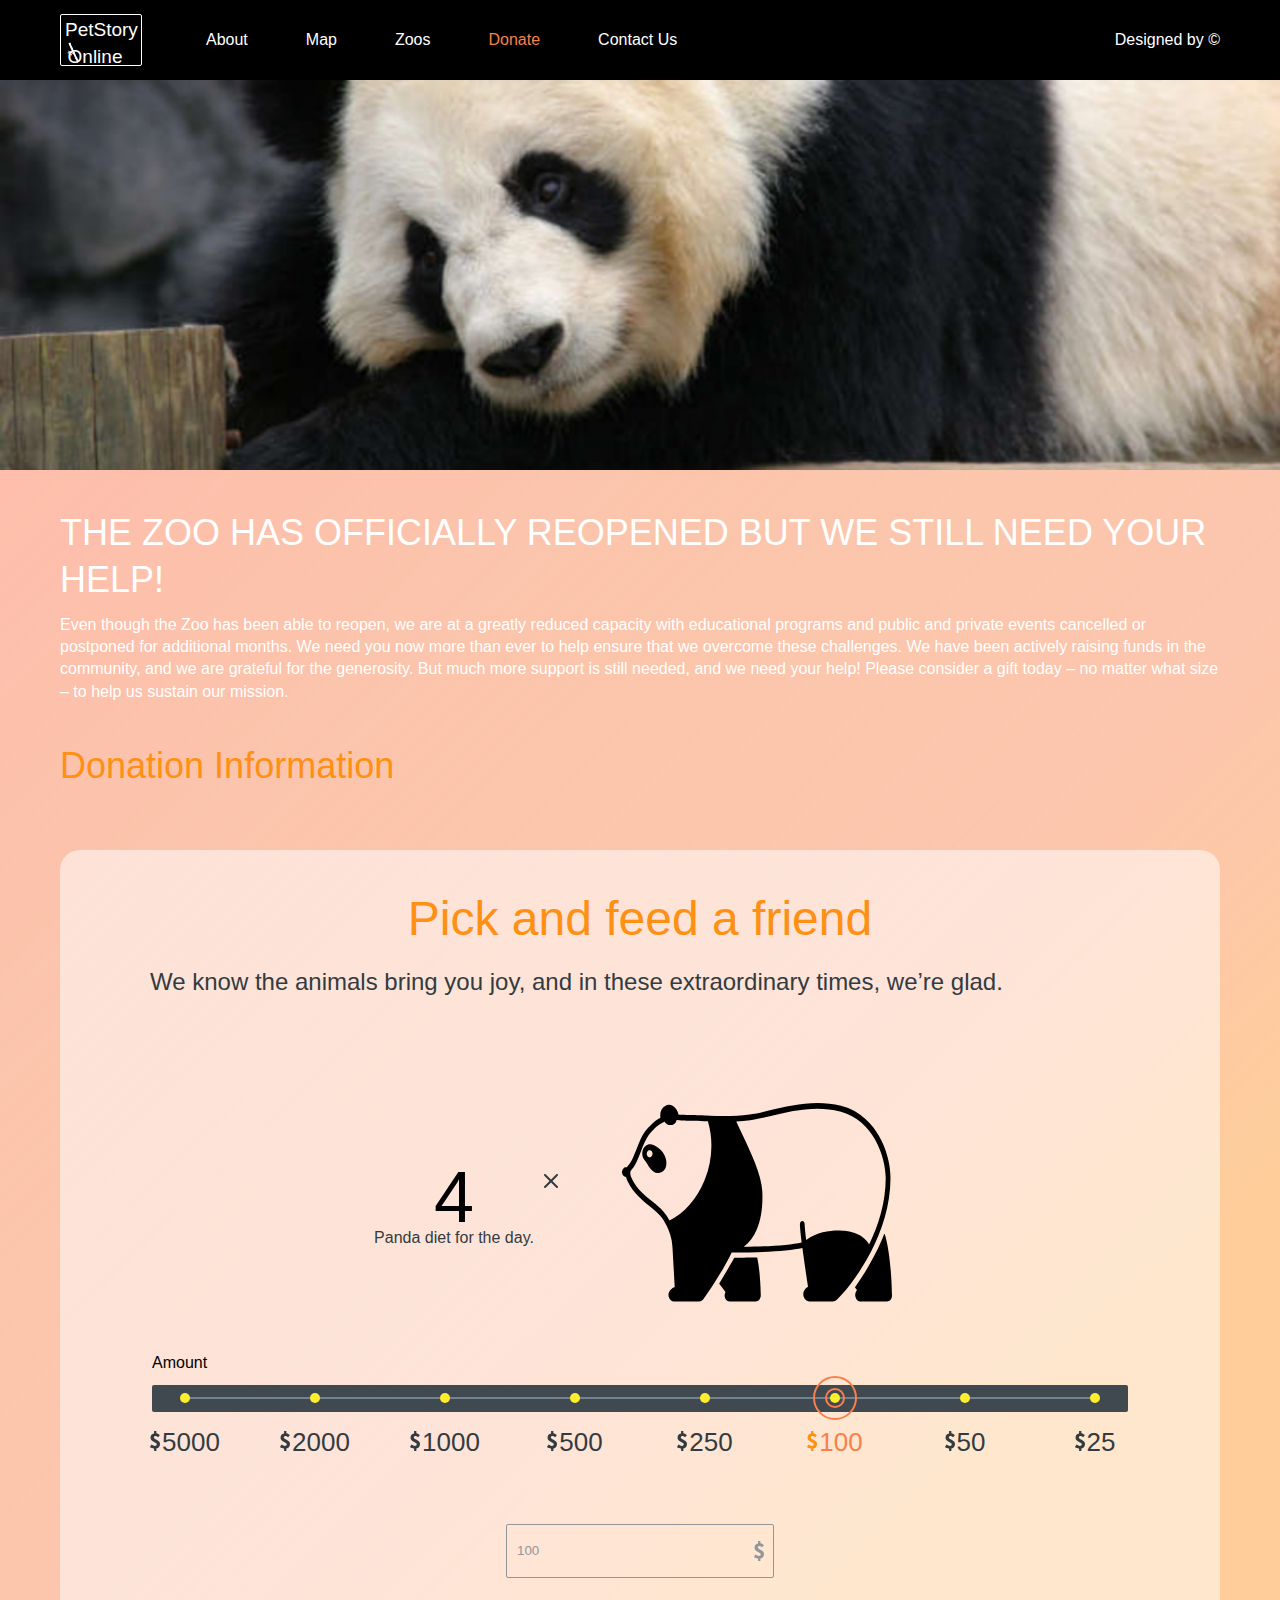
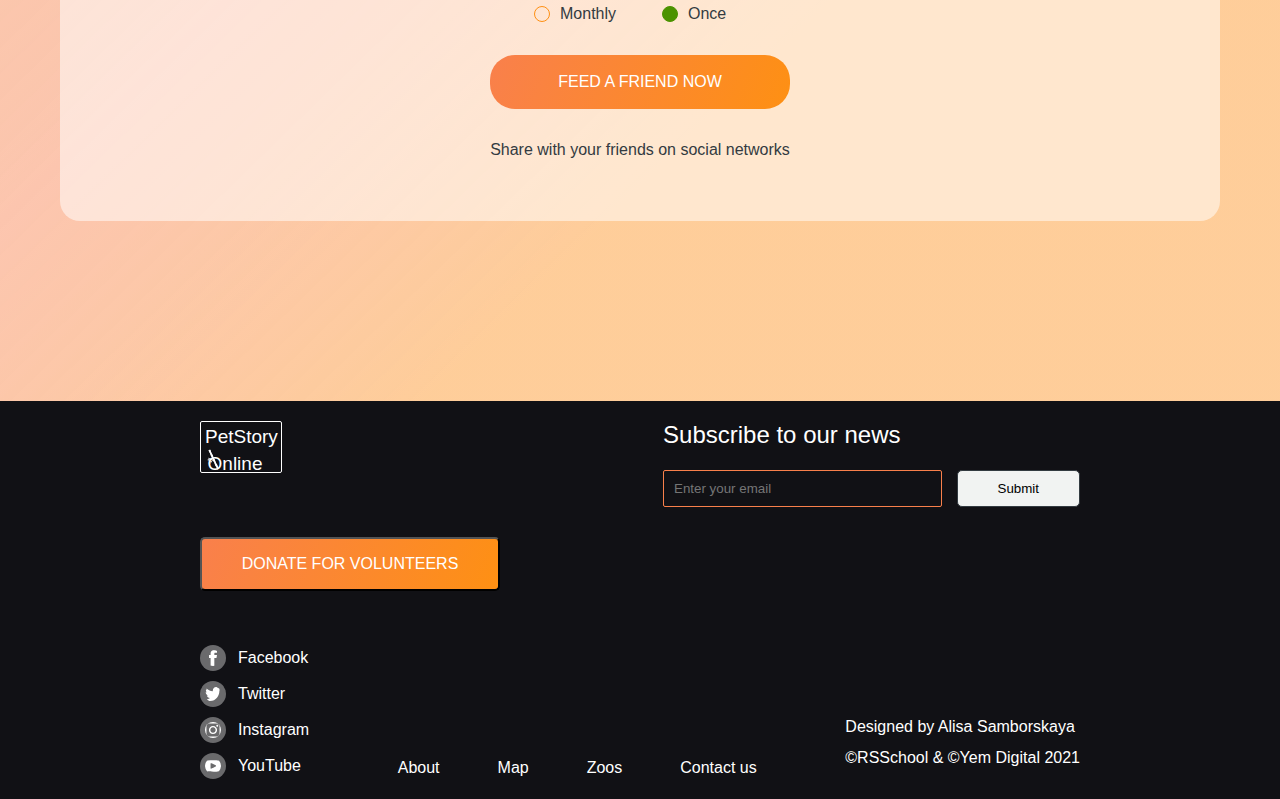
<file: pages/donate/index.html>
<!DOCTYPE html>
<html lang="en">
<head>
    <meta charset="UTF-8">
    <meta http-equiv="X-UA-Compatible" content="IE=edge">
    <meta name="viewport" content="width=device-width, initial-scale=1.0">
    <meta name="description" content="Web Project Challenge by RS School. JS Frontend development course.">
    <meta name="keywords" content="HTML, CSS, JavaScript">
    <meta name="author" content="Ievgeniia Abdulina">
    <title>Online-zoo</title>
    <link rel="stylesheet" type="text/css" href="style.css">
    <link rel="stylesheet" href="https://cdnjs.cloudflare.com/ajax/libs/font-awesome/4.7.0/css/font-awesome.min.css">
    <link rel="stylesheet" href="https://fonts.googleapis.com/css2?family=Material+Symbols+Outlined:opsz,wght,FILL,GRAD@20..48,100..700,0..1,-50..200" />
</head>
<body>
    <!-- HEADER -->
    <header id="header">
        <div class="container">
            <div id="top-nav" class="navigation-wrapper topnav">
                <div id="top-logo" class="logo sm-logo">
                    <a href="../main/">
                        <h1 id="top-petstory" class="petstory">PetStory Online</h1>
                    </a>
                </div>
                <a id="top-icon-menu" href="javascript:void(0);" class="icon-menu" onclick="showTopNav()">
                    <i class="fa fa-bars"></i>
                </a>
                <nav class="navigation-bar">
                    <ul>
                        <li class="nav-link" value="about"><a href="../main/">About</a></li>
                        <li class="nav-link" value="map"><a href="#">Map</a></li>
                        <li class="nav-link" value="zoos"><a href="#">Zoos</a></li>
                        <li class="nav-link current" value="donate"><a href="../donate/">Donate</a></li>
                        <li class="nav-link" value="contact"><a href="#contact">Contact Us</a></li>
                    </ul>
                </nav>
            </div>
            <div class="design-author">
                <a href="https://www.figma.com/file/jfEFwkXVj1WRq7sUHDr8os/PetStory-online" target="_blank" rel="noopener">Designed by ©</a>
            </div>
        </div>
    </header>
    <ul id="menu-links">
        <li class="nav-link" value="about"><a class="topnav-link" href="../main/">About</a></li>
        <li class="nav-link" value="map"><a class="topnav-link" href="#">Map</a></li>
        <li class="nav-link" value="zoos"><a class="topnav-link" href="#">Zoos</a></li>
        <li class="nav-link current" value="donate"><a class="topnav-link" href="../donate/">Donate</a></li>
        <li class="nav-link" value="contact"><a class="topnav-link" href="#contact">Contact Us</a></li>
        <li><a class="topnav-link" href="https://www.figma.com/file/jfEFwkXVj1WRq7sUHDr8os/PetStory-online" target="_blank" rel="noopener">Designed by ©</a></li>
    </ul>
    <div class="top-menu-overlay"></div>
    <main>
        <!-- BANNER BLOCK -->
        <section class="banner-block"></section>
        <!-- DONATION INFORMATION BLOCK -->
        <section class="feed">
            <div class="container">
                <div class="feed-text">
                    <h3>THE ZOO HAS OFFICIALLY REOPENED BUT WE STILL NEED YOUR HELP!</h3>
                    <p>Even though the Zoo has been able to reopen, we are at a greatly reduced capacity with educational programs and public and private events cancelled or postponed for additional months. We need you now more than ever to help ensure that we overcome these challenges. We have been actively raising funds in the community, and we are grateful for the generosity.  But much more support is still needed, and we need your help! Please consider a gift today – no matter what size – to help us sustain our mission.</p>
                    <h3>Donation Information</h3>
                </div>
                <div class="feed-donation-info">
                    <h2>Pick and feed a friend</h2>
                    <p class="subtitle">We know the animals bring you joy, and in these extraordinary times, we’re glad.</p>
                    <div class="feed-count-wrap">
                        <div class="feed-count-content">
                            <div>4</div>
                            <p>Panda diet for the day.</p>
                        </div>
                        <div class="ic-wrap">
                            <img src="../../assets/icons/x_icon.svg" alt="x icon">
                        </div>
                        <img class="animals-widget" src="../../assets/images/animals-widget.svg" alt="animal image">
                    </div>
                    <div class="feed-range-container">
                        <p>Amount</p>
                        <form action="" class="feed-range">
                            <div class="feed-range-line"></div>
                            <ul class="feed-range-dot-container">
                                <li id="range-5000" class="feed-range-dot">
                                    <div class="range-control" for="range">
                                        <input id="range#5000" class="yellow-dot" type="radio" name="range" value="5000">
                                        <label for="range#5000" class="range-value">
                                            <div class="range-dollar-ic"></div>
                                            <p class="label-range">5000</p>
                                        </label>
                                    </div>
                                </li>
                                <li id="range-2000" class="feed-range-dot">
                                    <div class="range-control" for="range">
                                        <input id="range#2000" class="yellow-dot" type="radio" name="range" value="2000">
                                        <label for="range#2000" class="range-value">
                                            <div class="range-dollar-ic"></div>
                                            <p class="label-range">2000</p>
                                        </label>
                                    </div>
                                </li>
                                <li id="range-1000" class="feed-range-dot">
                                    <div class="range-control" for="range">
                                        <input id="range#1000" class="yellow-dot" type="radio" name="range" value="1000">
                                        <label for="range#1000" class="range-value">
                                            <div class="range-dollar-ic"></div>
                                            <p class="label-range">1000</p>
                                        </label>
                                    </div>
                                </li>
                                <li aria-live="range-500" class="feed-range-dot">
                                    <div class="range-control" for="range">
                                        <input id="range#500" class="yellow-dot" type="radio" name="range" value="500">
                                        <label for="range#500" class="range-value">
                                            <div class="range-dollar-ic"></div>
                                            <p class="label-range">500</p>
                                        </label>
                                    </div>
                                </li>
                                <li id="range-250" class="feed-range-dot">
                                    <div class="range-control" for="range">
                                        <input id="range#250" class="yellow-dot" type="radio" name="range" value="250">
                                        <label for="range#250" class="range-value">
                                            <div class="range-dollar-ic"></div>
                                            <p class="label-range">250</p>
                                        </label>
                                    </div>
                                </li>
                                <li id="range-100" class="feed-range-dot">
                                    <div class="range-control" for="range">
                                        <input id="range#100" class="yellow-dot" type="radio" name="range" value="100">
                                        <label for="range#100" class="range-value">
                                            <div class="range-dollar-ic"></div>
                                            <p class="label-range">100</p>
                                        </label>
                                    </div>
                                </li>
                                <li id="range-50" class="feed-range-dot">
                                    <div class="range-control" for="range">
                                        <input id="range#50" class="yellow-dot" type="radio" name="range" value="50">
                                        <label for="range#50" class="range-value">
                                            <div class="range-dollar-ic"></div>
                                            <p class="label-range">50</p>
                                        </label>
                                    </div>
                                </li>
                                <li id="range-25" class="feed-range-dot">
                                    <div class="range-control" for="range">
                                        <input id="range#25" class="yellow-dot" type="radio" name="range" value="25">
                                        <label for="range#25" class="range-value">
                                            <div class="range-dollar-ic"></div>
                                            <p class="label-range">25</p>
                                        </label>
                                    </div>
                                </li>
                            </ul>
                        </form>
                    </div>
                    <div class="another-amount">
                        <form action="">
                            <input id="amount-input" type="number" class="another-amount-input" placeholder="Another amount" min="1" max="9999" maxlength="4" oninput="limitInputChar(this)">
                        </form>
                        <img class="dollar-ic" src="../../assets/icons/dollar-ic-2.svg" alt="dollar icon">
                    </div>
                    <form class="monthly-once">
                        <div class="payment">
                            <input type="radio" name="payment" id="monthly" value="Monthly">
                            <label for="monthly">Monthly</label>
                        </div>
                        <div class="payment">
                            <input type="radio" name="payment" id="once" value="once" checked>
                            <label for="once">Once</label>
                        </div>
                    </form>
                    <button class="btn rounded"  type="button">Feed a friend now</button>
                    <p class="share">Share with your friends on social networks</p>
                </div>
            </div>
        </section>
    </main>
    <!-- FOOTER -->
    <footer id="contact">
        <div class="container">
            <div class="subscribe-wrapper">
                <div id="sm-social-media" class="social-media">
                    <nav class="social-media-links">
                        <ul>
                            <li><a class="social-media-icon" href="https://www.facebook.com/" target="_blank">
                                <img src="../../assets/icons/facebook-ic.svg" alt="facebook icon">
                            </a></li>
                            <li><a class="social-media-icon" href="https://twitter.com/" target="_blank">
                                <img src="../../assets/icons/twitter-ic.svg" alt="Twitter icon"></a></li>
                            <li><a class="social-media-icon" href="https://www.instagram.com/" target="_blank">
                                <img src="../../assets/icons/instagram-ic.svg" alt="Instagram icon"></a></li>
                            <li><a class="social-media-icon" href="https://www.youtube.com/" target="_blank">
                                <img src="../../assets/icons/youtube-ic.svg" alt="YouTube icon"></a></li>
                        </ul>
                    </nav>
                </div>
                <div class="subscribe-row">
                    <div class="logo">
                        <a href="../../pages/main/index.html">
                            <div class="petstory">PetStory Online</div>
                        </a>
                    </div>
                    <form class="subscribe">
                        <label for="email">Subscribe to our news</label>
                        <div class="input-wrapper">
                            <input type="email" id="email" size="30" required placeholder="Enter your email">
                            <input id="submit" type="submit" value="Submit">
                        </div>
                    </form>
                </div>
                <a href="../donate/index.html"><button class="btn square" type="button">donate for volunteers</button></a>
            </div>
            <div class="links-wrapper">
                <div id="lg-social-media" class="social-media">
                    <nav class="social-media-links">
                        <ul>
                            <li><a class="social-media-icon" href="https://www.facebook.com/" target="_blank">
                                <img src="../../assets/icons/facebook-ic.svg" alt="facebook icon">Facebook
                            </a></li>
                            <li><a class="social-media-icon" href="https://twitter.com/" target="_blank">
                                <img src="../../assets/icons/twitter-ic.svg" alt="Twitter icon">Twitter</a></li>
                            <li><a class="social-media-icon" href="https://www.instagram.com/" target="_blank">
                                <img src="../../assets/icons/instagram-ic.svg" alt="Instagram icon">Instagram</a></li>
                            <li><a class="social-media-icon" href="https://www.youtube.com/" target="_blank">
                                <img src="../../assets/icons/youtube-ic.svg" alt="YouTube icon">YouTube</a></li>
                        </ul>
                    </nav>
                </div>
                <div class="nav-bar">
                    <nav>
                        <ul>
                            <li class="nav-link" value="about"><a href="../../pages/main/index.html">About</a></li>
                            <li class="nav-link" value="map"><a href="#map">Map</a></li>
                            <li class="nav-link" value="zoos"><a href="#zoos">Zoos</a></li>
                            <li class="nav-link" value="contact"><a href="#contact">Contact us</a></li>
                        </ul>
                    </nav>
                </div>
                <div class="attribution">
                    <a><p>Designed by Alisa Samborskaya</p></a>
                    <a><p>©RSSchool & ©Yem Digital 2021</p></a>
                </div>
            </div>
        </div>
    </footer>
    <script src="script.js"></script>
</body>
</html>
</file>
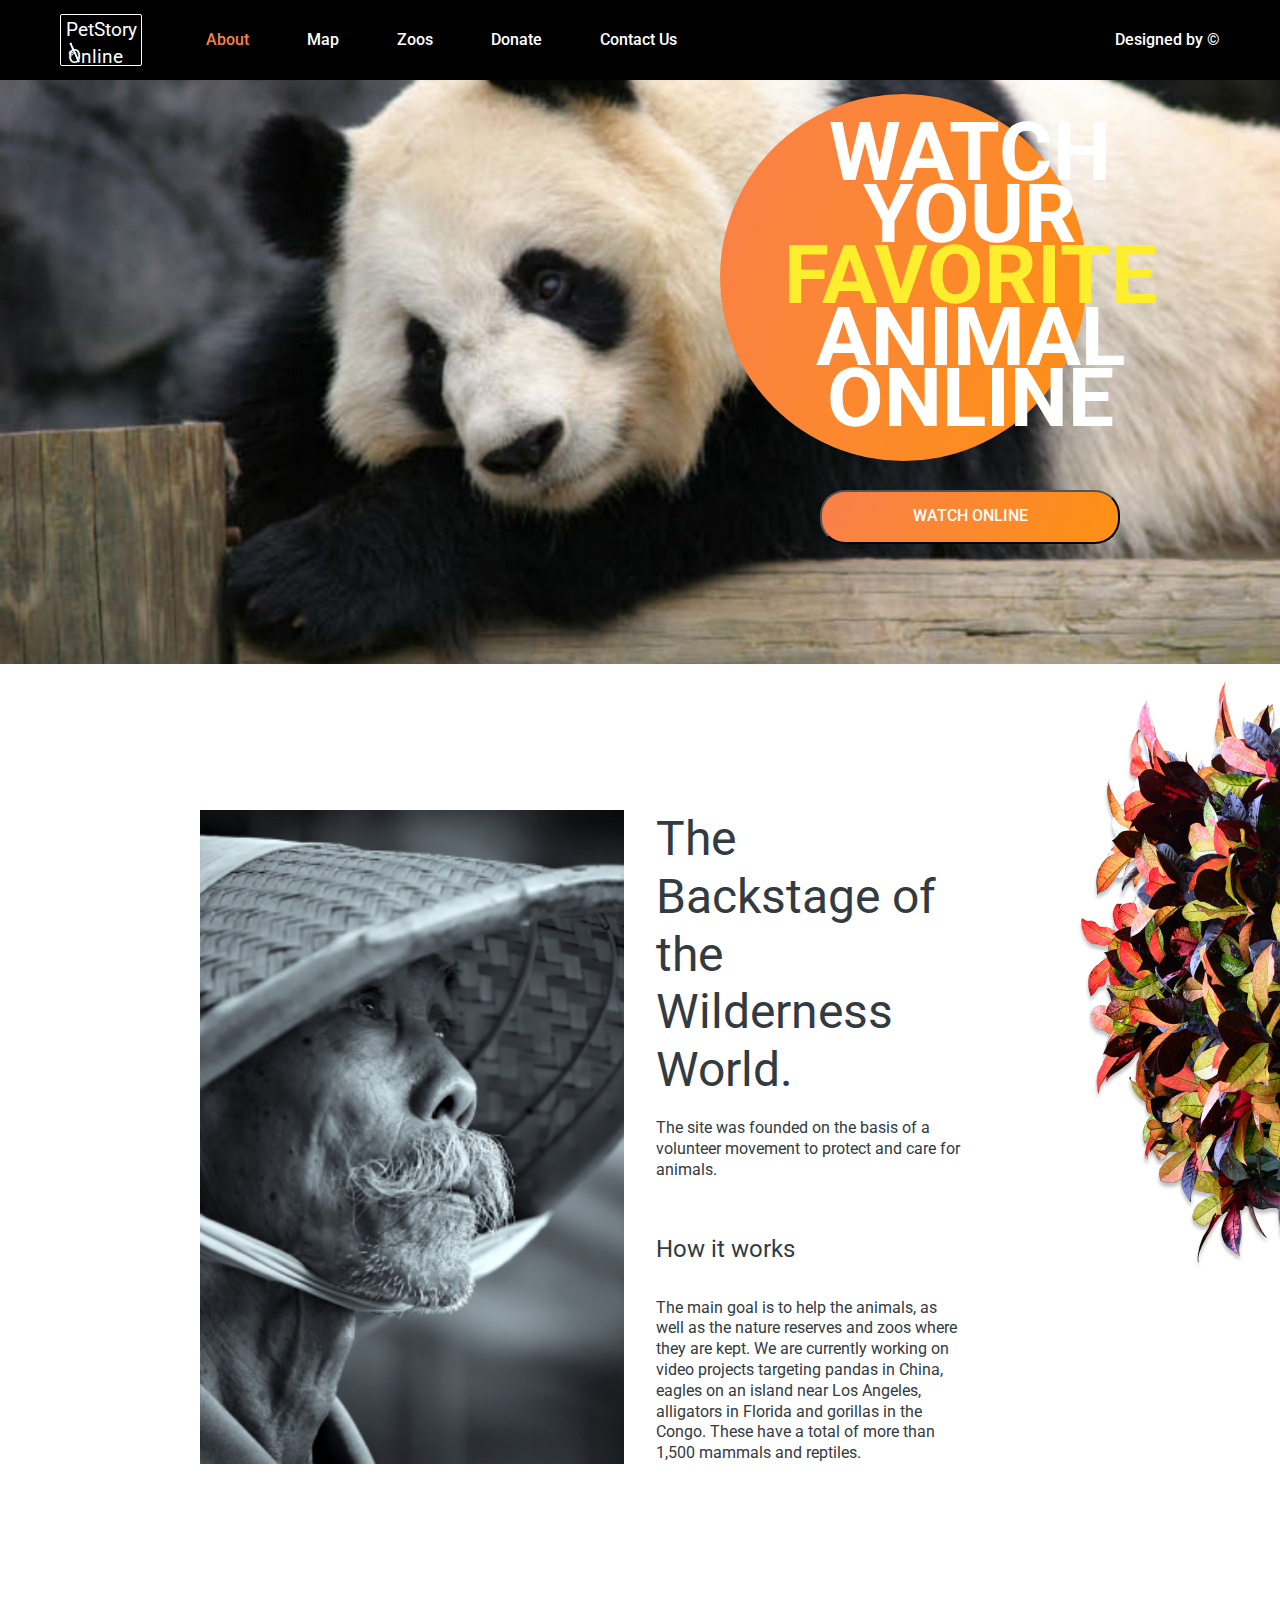
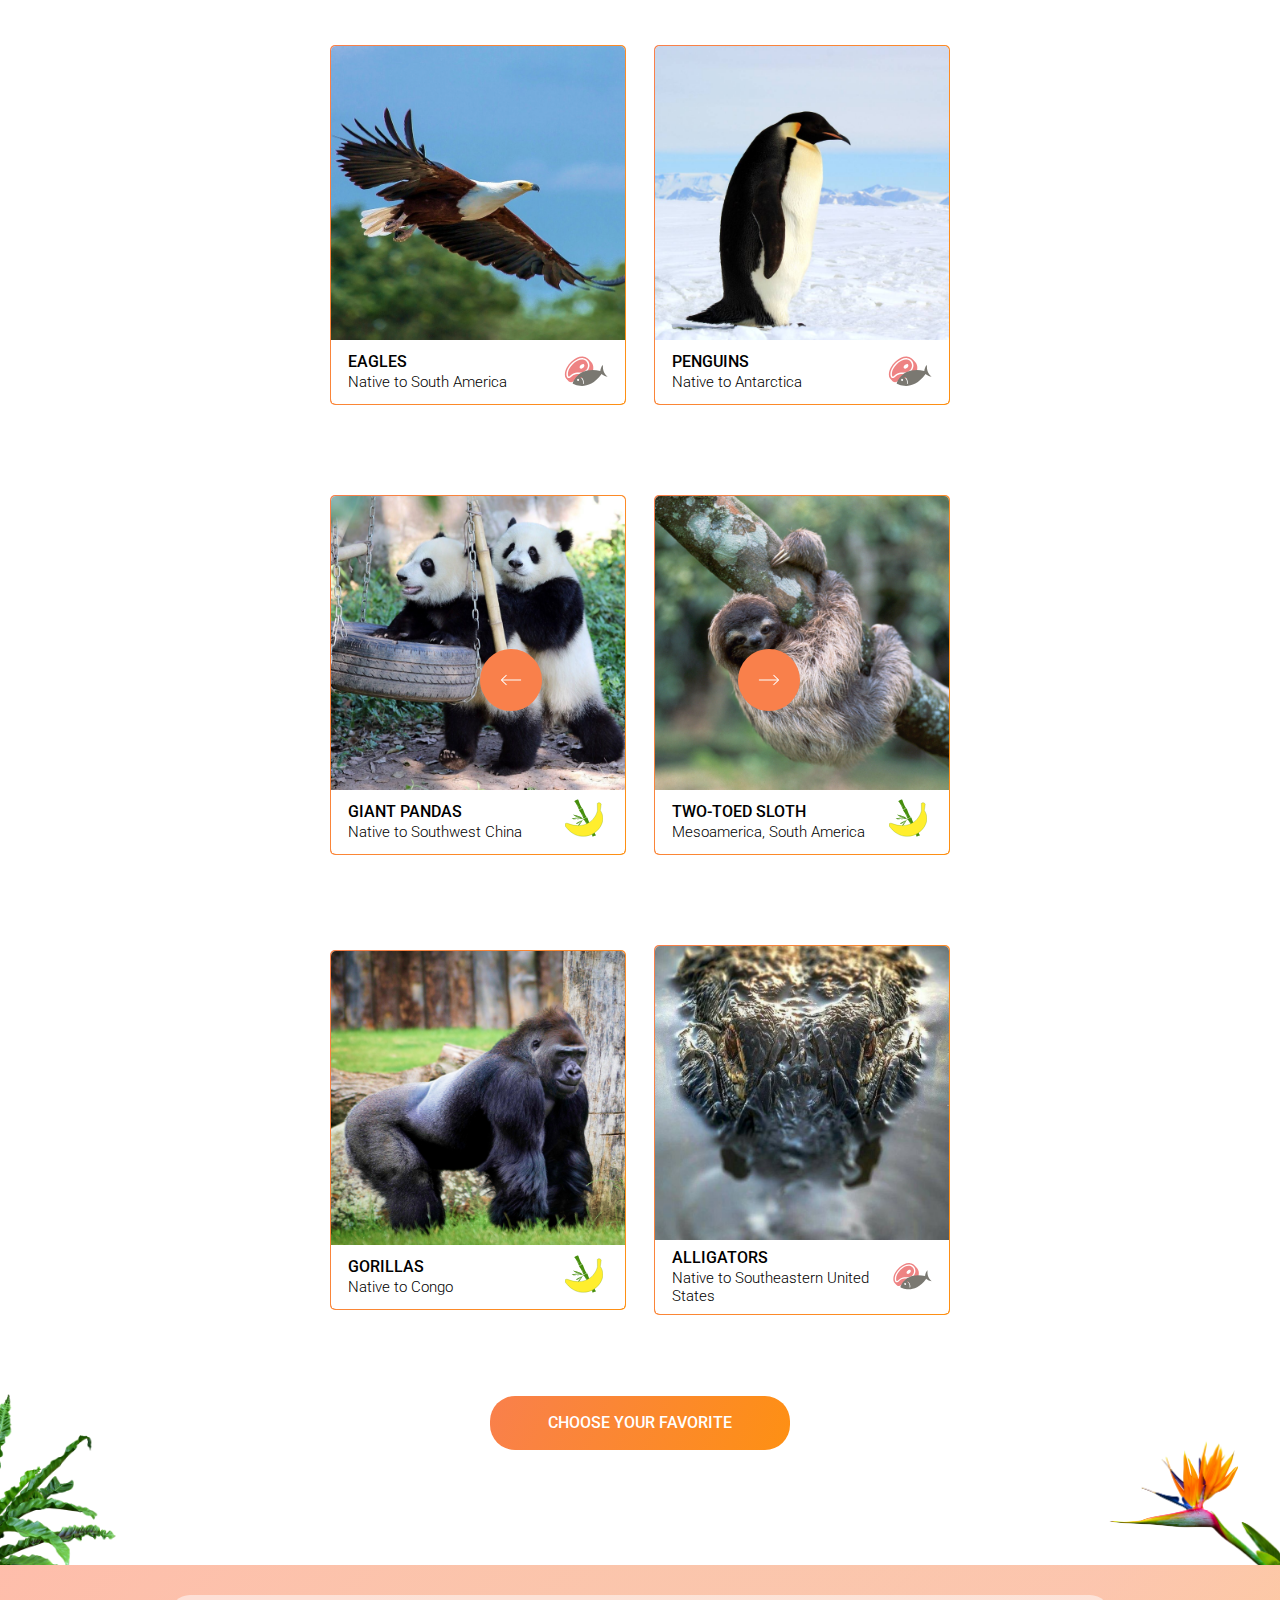
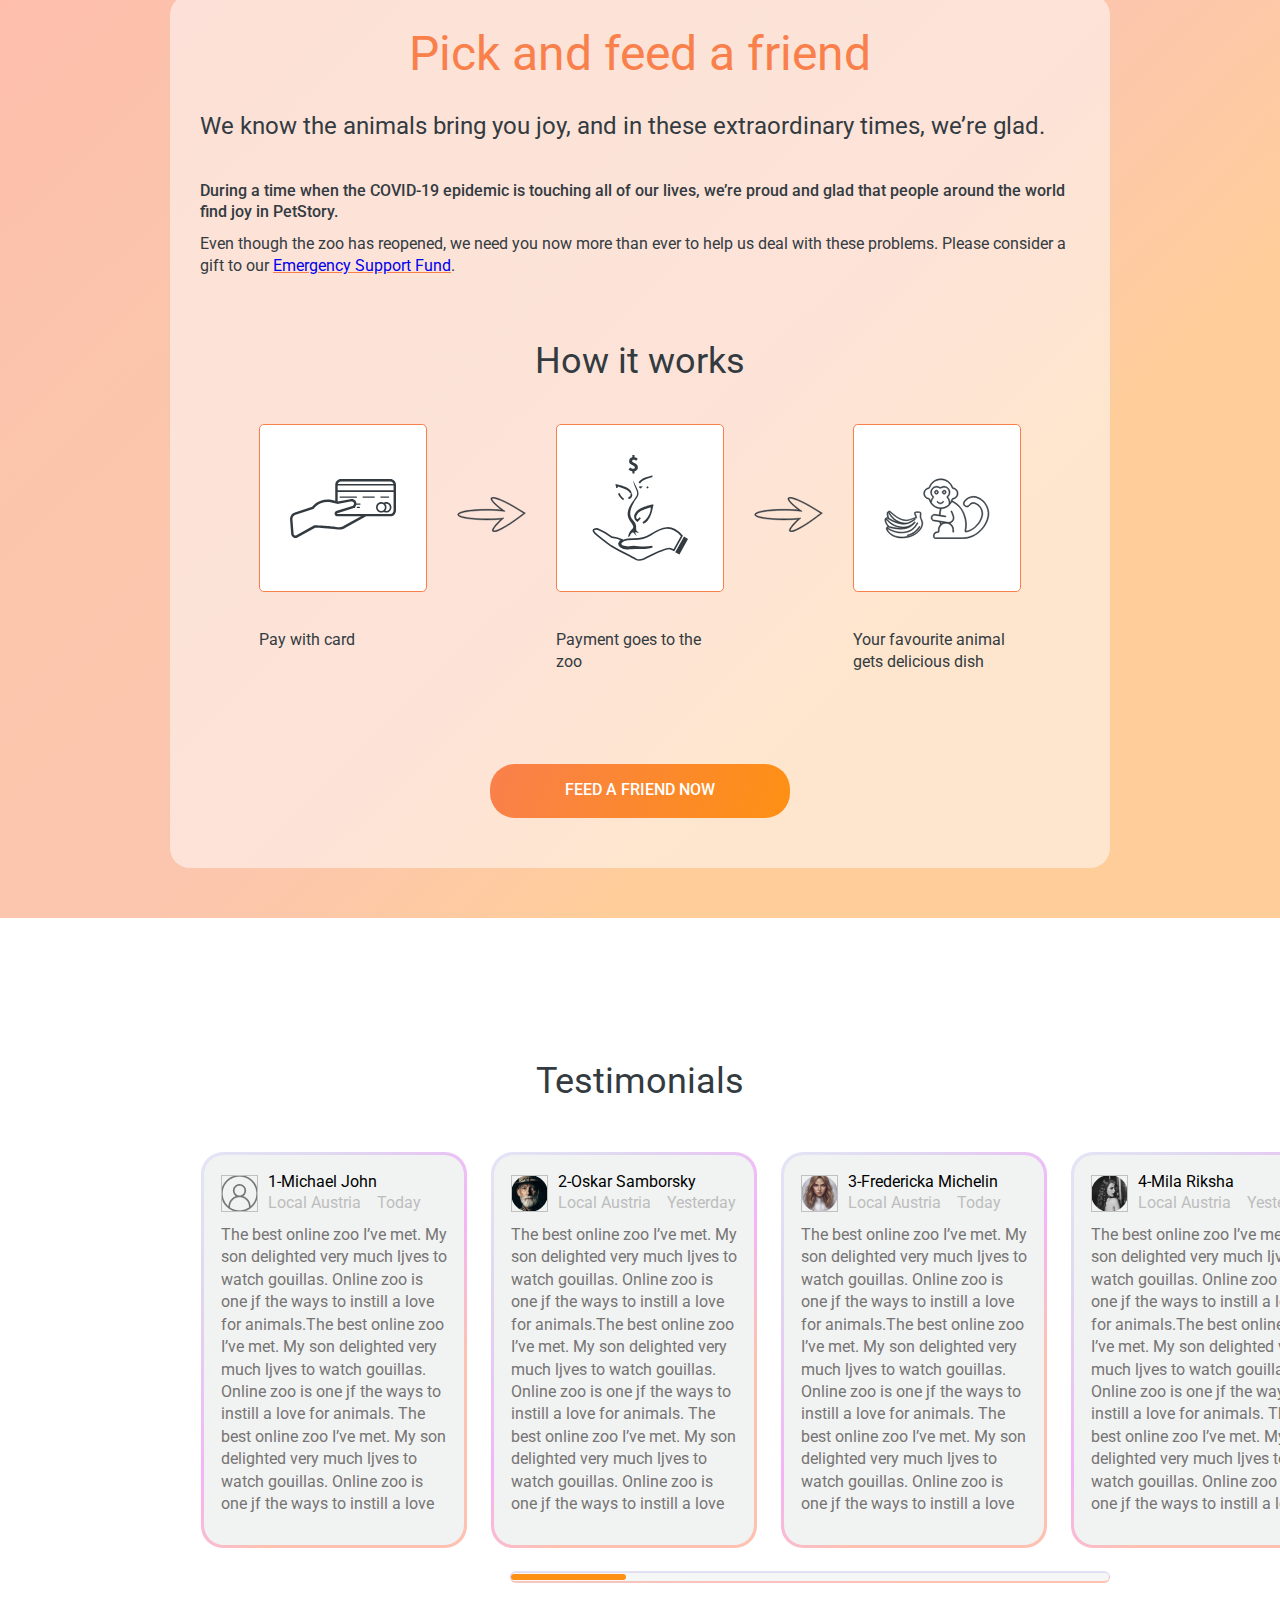
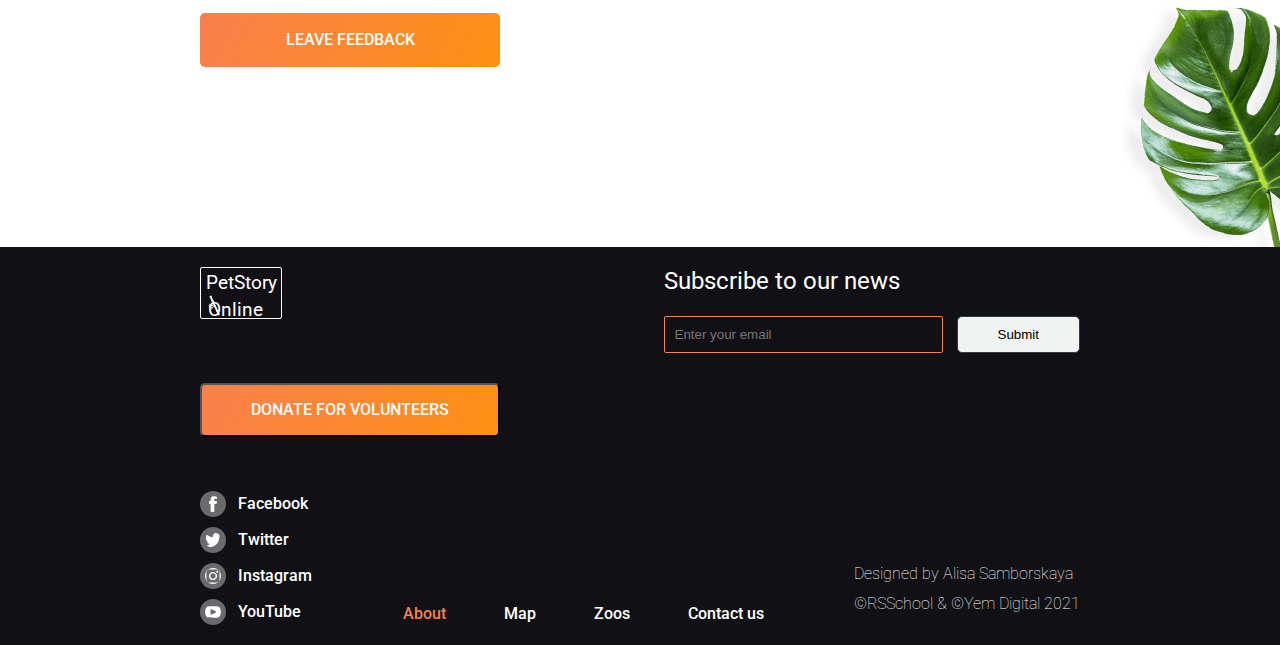
<file: pages/main/index.html>
<!DOCTYPE html>
<html lang="en">
<head>
    <meta charset="UTF-8">
    <meta http-equiv="X-UA-Compatible" content="IE=edge">
    <meta name="viewport" content="width=device-width, initial-scale=1.0">
    <meta name="description" content="Web Project Challenge by RS School. JS Frontend development course.">
    <meta name="keywords" content="HTML, CSS, JavaScript">
    <meta name="author" content="Ievgeniia Abdulina">
    <title>Online-zoo</title>
    <link rel="stylesheet" type="text/css" href="style.css">
    <link rel="stylesheet" href="https://cdnjs.cloudflare.com/ajax/libs/font-awesome/4.7.0/css/font-awesome.min.css">
    <link rel="stylesheet" href="https://fonts.googleapis.com/css2?family=Material+Symbols+Outlined:opsz,wght,FILL,GRAD@20..48,100..700,0..1,-50..200" />
</head>
<body>
    <!-- HEADER -->
    <header id="header">
        <div class="container">
            <div id="top-nav" class="navigation-wrapper topnav">
                <div id="top-logo" class="logo sm-logo">
                    <a href="../main/">
                        <h1 id="top-petstory" class="petstory">PetStory Online</h1>
                    </a>
                </div>
                <a id="top-icon-menu" href="javascript:void(0);" class="icon-menu" onclick="showTopNav()">
                    <i class="fa fa-bars"></i>
                </a>
                <nav class="navigation-bar">
                    <ul>
                        <li class="nav-link current" value="about"><a href="../main/">About</a></li>
                        <li class="nav-link" value="map"><a href="#">Map</a></li>
                        <li class="nav-link" value="zoos"><a href="#">Zoos</a></li>
                        <li class="nav-link" value="donate"><a href="../donate/">Donate</a></li>
                        <li class="nav-link" value="contact"><a href="#contact">Contact Us</a></li>
                    </ul>
                </nav>
            </div>
            <div class="design-author">
                <a href="https://www.figma.com/file/jfEFwkXVj1WRq7sUHDr8os/PetStory-online" target="_blank" rel="noopener">Designed by ©</a>
            </div>
        </div>
    </header>
    <ul id="menu-links">
        <li class="nav-link current" value="about"><a class="topnav-link" href="../main/">About</a></li>
        <li class="nav-link" value="map"><a class="topnav-link" href="#">Map</a></li>
        <li class="nav-link" value="zoos"><a class="topnav-link" href="#">Zoos</a></li>
        <li class="nav-link" value="donate"><a class="topnav-link" href="../donate/">Donate</a></li>
        <li class="nav-link" value="contact"><a class="topnav-link" href="#contact">Contact Us</a></li>
        <li><a class="topnav-link" href="https://www.figma.com/file/jfEFwkXVj1WRq7sUHDr8os/PetStory-online" target="_blank" rel="noopener">Designed by ©</a></li>
    </ul>
    <div class="top-menu-overlay"></div>
    <main>
        <!-- BANNER BLOCK -->
        <div class="banner block">
            <div class="container">
                <div class="banner-content">
                    <h2 class="banner-title">Watch your <span>favorite</span> animal online</h2>
                    <a><button class="btn rounded" type="button">Watch online</button></a>
                </div>
            </div>
            <img src="../../assets/images/giant-panda.png" alt="Giant Panda image">
        </div>
        <!-- BACKSTAGE BLOCK -->
        <div class="backstage block">
            <img class="backstage-decoration" src="../../assets/images/flower_foto1.png" alt="flower image">
            <div class="container">
                <div class="backstage-content">
                    <img src="../../assets/images/bamboo-cap.png" alt="man in bamboo cap" class="backstage-img">
                    <div class="backstage-text">
                        <h2>The Backstage of the Wilderness World.</h2>
                        <p>The site was founded on the basis of a volunteer movement to protect and care for animals.</p>
                        <p class="subtitle">How it works </p>
                        <p>The main goal is to help the animals, as well as the nature reserves and zoos where they are kept. We are currently working on video projects targeting pandas in China, eagles on an island near Los Angeles, alligators in Florida and gorillas in the Congo. These have a total of more than 1,500 mammals and reptiles.</p>
                    </div>
                </div>
            </div>
        </div>
        <!-- PETS BLOCK -->
        <div class="pets block">
            <div id="pets-container" class="container">
                <div class="arrows">
                    <div class="arrow_elips prev"></div>
                    <div class="arrow_elips next"></div>
                </div>
                <div class="card-grid slideshow-container">
                </div>
            </div>
            <button class="btn rounded" type="button">choose your favorite</button>
            <img class="pets-decoration left" src="../../assets/images/palm_foto.png" alt="palm image">
            <img class="pets-decoration right" src="../../assets/images/strelitzia1.png" alt="strelitzia image">
        </div>
        <!-- PICK AND FEED BLOCK -->
        <div class="pick-and-feed block">
            <div class="container">
                <div class="content">
                    <h2>Pick and feed a friend</h2>
                    <p>We know the animals bring you joy, and in these extraordinary times, we’re glad.</p>
                    <p>During a time when the COVID-19 epidemic is touching all of our lives, we’re proud and glad that people around the world find joy in PetStory.</p>
                    <p>Even though the zoo has reopened, we need you now more than ever to help us deal with these problems. Please consider a gift to our <a href="../donate/index.html" target="_blank">Emergency Support Fund</a>.</p>
                </div>
                <div class="how-it-works">
                    <h3>How it works</h3>
                    <div class="wrapper">
                        <figure>
                            <img src="../../assets/icons/pay.svg" alt="pay icon">
                            <figcaption>Pay with card</figcaption>
                        </figure>
                        <div class="arrow-right"></div>
                        <figure>
                            <img src="../../assets/icons/zoo.svg" alt="zoo icon">
                            <figcaption>Payment goes to the zoo</figcaption>
                        </figure>
                        <div class="arrow-right"></div>
                        <figure>
                            <img src="../../assets/icons/monkey.svg" alt="monkey icon">
                            <figcaption>Your favourite animal gets delicious dish</figcaption>
                        </figure>
                    </div>
                    <a href="../donate/index.html"><button class="btn rounded" type="button">Feed a friend now</button></a>
                </div>
            </div>
        </div>
        <!-- TESTIMONIALS BLOCK -->
        <div id="modal-overlay" class="modal-overlay">
            <div id="modal" class="pop-up"></div>
        </div>
        <div class="testimonials block">
            <div class="container">
                <h3>Testimonials</h3>
                <div class="text-block-container">
                    <div class="text-block-wrapper">
                        <div class="text-block"></div>
                    </div>
                    <input type="range">
                    <button class="btn square" type="button">leave feedback</button>
                </div>
            </div>
            <img class="testimonials-decoration" src="../../assets/images/leav_foto.png" alt="leav image">
        </div>
    </main>
    <!-- FOOTER -->
    <footer id="contact">
        <div class="container">
            <div class="subscribe-wrapper">
                <div id="sm-social-media" class="social-media">
                    <nav class="social-media-links">
                        <ul>
                            <li><a class="social-media-icon" href="https://www.facebook.com/" target="_blank">
                                <img src="../../assets/icons/facebook-ic.svg" alt="facebook icon">
                            </a></li>
                            <li><a class="social-media-icon" href="https://twitter.com/" target="_blank">
                                <img src="../../assets/icons/twitter-ic.svg" alt="Twitter icon"></a></li>
                            <li><a class="social-media-icon" href="https://www.instagram.com/" target="_blank">
                                <img src="../../assets/icons/instagram-ic.svg" alt="Instagram icon"></a></li>
                            <li><a class="social-media-icon" href="https://www.youtube.com/" target="_blank">
                                <img src="../../assets/icons/youtube-ic.svg" alt="YouTube icon"></a></li>
                        </ul>
                    </nav>
                </div>
                <div class="subscribe-row">
                    <div class="logo">
                        <a href="../main/">
                            <div class="petstory">PetStory Online</div>
                        </a>
                    </div>
                    <form class="subscribe">
                        <label for="email">Subscribe to our news</label>
                        <div class="input-wrapper">
                            <input type="email" id="email" size="30" required placeholder="Enter your email">
                            <input id="submit" type="submit" value="Submit">
                        </div>
                    </form>
                </div>
                <a href="../donate/index.html"><button class="btn square" type="button">donate for volunteers</button></a>
            </div>
            <div class="links-wrapper">
                <div id="lg-social-media" class="social-media">
                    <nav class="social-media-links">
                        <ul>
                            <li><a class="social-media-icon" href="https://www.facebook.com/" target="_blank">
                                <img src="../../assets/icons/facebook-ic.svg" alt="facebook icon">Facebook
                            </a></li>
                            <li><a class="social-media-icon" href="https://twitter.com/" target="_blank">
                                <img src="../../assets/icons/twitter-ic.svg" alt="Twitter icon">Twitter</a></li>
                            <li><a class="social-media-icon" href="https://www.instagram.com/" target="_blank">
                                <img src="../../assets/icons/instagram-ic.svg" alt="Instagram icon">Instagram</a></li>
                            <li><a class="social-media-icon" href="https://www.youtube.com/" target="_blank">
                                <img src="../../assets/icons/youtube-ic.svg" alt="YouTube icon">YouTube</a></li>
                        </ul>
                    </nav>
                </div>
                <div class="nav-bar">
                    <nav>
                        <ul>
                            <li class="nav-link current" value="about"><a href="../main/">About</a></li>
                            <li class="nav-link" value="map"><a href="#map">Map</a></li>
                            <li class="nav-link" value="zoos"><a href="#zoos">Zoos</a></li>
                            <li class="nav-link" value="contact"><a href="#contact">Contact us</a></li>
                        </ul>
                    </nav>
                </div>
                <div class="attribution">
                    <a><p>Designed by Alisa Samborskaya</p></a>
                    <a><p>©RSSchool & ©Yem Digital 2021</p></a>
                </div>
            </div>
        </div>
    </footer>
    <script src="./script.js"></script>
</body>
</html>
</file>
<file: pages/donate/style.css>
/*-------------------------------------------------
    [Donate Page Stylesheet]

    Project:    Online-Zoo Web Project
    Version:    1.0.0
    Challenge:  RS School
    Coded:      Ievgeniia Abdulina
    Date:       05-11-2022
-------------------------------------------------*/
/*-------------------------------------------------
    ==== File Structure  ====
         * Variables
        * Body
        * Typography
        * Components Buttons
        * Header
        * Footer
        * Banner block
        * Donation Information block
            - Feed Count
            - Feed Range
            - Feed Range Values
            - Another Amount
            - Monthly / Once
-------------------------------------------------*/

/*-------------------------------------------------*/
/* Main Stylesheet + Header / Footer  */
/* @import url(../main/style.css); */
@import url(../../assets/styles/variables.css);
@import url(../../assets/styles/body.css);
@import url(../../assets/styles/typography.css);
@import url(../../assets/styles/components.css);
@import url(../../assets/styles/header.css);
@import url(../../assets/styles/footer.css);

/*------------------------------------------
  [Responsive Grid Media Queries - 1600, 1280, 1000, 640, 320]
        1600-1280   - Non-Retina Screens
        1280-1000   - desktop (default grid)
        1000-640    - tablet landscape
        640-320     - tablet
        320-less    - phone landscape & smaller
--------------------------------------------*/

@import url(../../assets/styles/media/non-retina-screens.css);
@import url(../../assets/styles/media/desktop.css);
@import url(../../assets/styles/media/tablet-landscape.css);
@import url(../../assets/styles/media/tablet.css);
@import url(../../assets/styles/media/phone.css);

body {
    color: #333B41;
}
/*-------------------------------------------------*/

/*-------------------------------------------------*/
/* Banner block */
.banner-block {
    width: 100%;
    height: 390px;
    background-image: url(../../assets/images/giant-panda.png);
    background-size: cover;
    background-position: center;
}
/*-------------------------------------------------*/

/*-------------------------------------------------*/
/* Donation Information block */
.feed {
    width: 100%;
    height: 100%;
    padding-top: 40px;
    background: var(--orange_gradient);

}

.feed .container {
    width: 100%;
    height: 100%;
    position: relative;
    display: flex;
    flex-direction: column;
    align-items: center;
}

.feed-text {
    margin-bottom: 60px;
}

.feed-text h3:nth-child(1) {
    margin-bottom: 10px;
    color: #FFFFFF;
}

.feed-text p {
    font-family: var(--font-family-base);
    font-style: normal;
    font-weight: 500;
    font-size: 16px;
    line-height: 140%;
    color: #FFFFFF;
}

.feed-text h3:nth-child(3) {
    margin-top: 40px;
    color: #FE9013;
}

.feed-donation-info {
    width: 100%;
    height: auto;
    background: rgba(255, 255, 255, 0.52);
    border-radius: 20px;
    padding: 40px 90px 60px;
    margin-bottom: 180px;
    display: flex;
    flex-direction: column;
    align-items: center;
}

.feed-donation-info h2 {
    text-align: center;
    margin-bottom: 20px;
    color: #FE9013;
}

.feed-donation-info .subtitle {
    align-self: flex-start;
    color: #333B41;
}

.feed button[type=button] {
    border: none;
}
/*-------------------------------------------------*/

/*-------------------------------------------------*/
/* Feed Count */
.feed-count-wrap {
    display: flex;
    justify-content: center;
    align-items: center;
    margin-top: 60px;
    margin-bottom: 50px;
}

.feed-count-content {
    padding-top: 60px;
}

.feed-count-content div:nth-child(1) {
    font-family: var(--font-family-base);
    font-style: normal;
    font-weight: 500;
    font-size: 72px;
    line-height: 80%;
    text-align: center;
    text-transform: uppercase;
    color: #000000;
}

.feed-count-content p:nth-child(2) {
    text-align: center;
    color: #333B41;
}

.ic-wrap {
    width: 14px;
    height: 14px;
    margin-left: 10px;
    margin-right: 64px;
}

img.animals-widget {
    width: 284px;
    height: 100%;
}
/*-------------------------------------------------*/

/*-------------------------------------------------*/
/* Feed Range */
.feed-range-container {
    display: flex;
    flex-direction: column;
    justify-content: center;
    margin-bottom: 100px;
}

.feed-range-container p:nth-child(1) {
    color: #000000;
}

.feed-range {
    width: 976px;
    height: 27px;
    margin-top: 10px;
    margin-bottom: 12px;
    display: flex;
    justify-content: center;
    align-items: center;
    border-radius: 2px;
    background: #404950;
}

.feed-range-line {
    width: 915px;
    height: 2px;
    background: #72828E;
}

.feed-range-dot-container {
    display: flex;
    justify-content: space-between;
    align-items: center;
}

.range-control {
    font-family: var(--font-family-base);
    font-style: normal;
    font-weight: 500;
    font-size: 26px;
    line-height: 140%;
    text-transform: uppercase;
    color: #333B41;
    display: flex;
    flex-direction: column;
    align-items: center;
    justify-content: space-between;
    width: 70px;
    height: 72px;
    cursor: pointer;
}

.range-control:focus-within {
    color: var(--orange);
}

.feed-range-dot {
    width: 40px;
    height: 40px;
    display: flex;
    justify-content: center;
    align-items: flex-start;
}

ul.feed-range-dot-container {
    width: 950px;
    height: 20px;
    list-style: none;
    position: absolute;
    display: flex;
    justify-content: space-between;
    align-items: flex-start;
}

input[type=radio] {
    -webkit-appearance: none;
    appearance: none;
    box-sizing: border-box;
    place-content: center;
    margin: 0;
    display: flex;
    justify-content: center;
    align-items: center;
}

input[type=radio][name=range] {
    width: 20px;
    height: 20px;
    border-radius: 50%;
    border: none;
    background: transparent;
    font: inherit;
    color: currentColor;
    cursor: pointer;
}

input[type=radio][name=range]::after {
    content: "";
    position: absolute;
    width: 10px;
    height: 10px;
    border-radius: 50%;
    border: none;
    background: #FFEE2E;
}

input[name=range][name=range]::before {
    content: "";
    position: absolute;
    width: 20px;
    height: 20px;
    border-radius: 50%;
    transform: scale(0);
    border: 2px solid var(--orange);
    outline: 2px solid var(--orange);
    outline-offset: 10px;
    transition: 120ms transform ease-in-out;
}

.range-dollar-ic {
    width: 10px;
    height: 20px;
    margin-right: 2px;
    margin-bottom: 2px;
    background: center / contain no-repeat url(../../assets/icons/dollar-ic.svg);
}

.range-value {
    display: flex;
    justify-content: space-between;
    align-items: center;
}

input[type=radio][name=range]:checked::before {
    transform: scale(1);
}

input[type="radio"][name=range]:checked + label {
    color: var(--orange);
}

input[type="radio"][name=range]:checked + label div:nth-child(1) {
    background: center / contain no-repeat url(../../assets/icons/dollar-ic-orange.svg);
}

input[type=radio][name=range]:hover::after{
    background: var(--orange);
}

input[type="radio"][name=range]:hover + label {
    color: var(--orange);
}

input[type="radio"][name=range]:hover + label div:nth-child(1) {
    background: center / contain no-repeat url(../../assets/icons/dollar-ic-orange.svg);
}
/*-------------------------------------------------*/

/*-------------------------------------------------*/
/* Another Amount */
.another-amount {
    position: relative;
    width: 268px;
    height: 54px;
    margin-bottom: 25px;
    display: flex;
    justify-content: center;
    align-items: center;
}

.another-amount form {
    width: 100%;
    height: 100%;
}

input[type=number].another-amount-input {
    width: 100%;
    height: 100%;
    padding: 16px 10px;
    margin: 0;
    border: 1px solid #929699;
    border-radius: 2px;
    background: transparent;
    color: #929699;
}

input::-webkit-outer-spin-button,
input::-webkit-inner-spin-button {
    -webkit-appearance: none;
}

input[type=number].another-amount-input:hover,
input[type=number].another-amount-input:focus  {
    outline: none;
    border: 1px solid #4B9200;
    border-radius: 2px;
}

.dollar-ic {
    width: 10px;
    height: 20px;
    position: absolute;
    right: 10px;
}
/*-------------------------------------------------*/

/*-------------------------------------------------*/
/* Monthly / Once */
.monthly-once {
    width: 212px;
    height: 22px;
    margin-bottom: 30px;
    position: relative;
    display: flex;
    justify-content: space-between;
    align-items: center;
}

input[type=radio][name=payment] {
    margin-right: 10px;
    margin-top: 0;
    margin-left: 0;
    margin-bottom: 0;
    background-color: transparent;
    width: 16px;
    height: 16px;
    border: 1px solid #FE9013;
    border-radius: 50%;
    background: transparent
}

input[type=radio][name=payment]:hover {
    border: 1px solid #4B9200;
}

input[type=radio][name=payment]:checked {
    background: #4B9200;
    border: 1px solid #4B9200;
}

.payment {
    width: 84px;
    height: 22px;
    display: flex;
    align-items: center;
}

.share {
    margin-top: 30px;
    color: #333B41;
}
/*-------------------------------------------------*/
</file>
<file: pages/main/style.css>
/*-------------------------------------------------
    [Main Stylesheet]

    Project:    Online-Zoo Web Project
    Version:    1.0.0
    Challenge:  RS School
    Coded:      Ievgeniia Abdulina
    Date:       27-10-2022
-------------------------------------------------*/
/*-------------------------------------------------
    ==== File Structure  ====
        * Variables
        * Body
        * Typography
        * Components Buttons
        * Header
        * Banner block
        * Backstage block
        * Pets block
        * Pick and Feed block
        * Testimonials block
        * Footer
-------------------------------------------------*/

/* === Import fonts === */
@import url('https://fonts.googleapis.com/css2?family=Roboto:wght@300;400;500;700&display=swap');

/* === Core Styles === */
@import url(../../assets/styles/variables.css);
@import url(../../assets/styles/body.css);
@import url(../../assets/styles/typography.css);
@import url(../../assets/styles/components.css);
@import url(../../assets/styles/header.css);
@import url(../../assets/styles/banner.css);
@import url(../../assets/styles/backstage.css);
@import url(../../assets/styles/pets.css);
@import url(../../assets/styles/pick-and-feed.css);
@import url(../../assets/styles/testimonials.css);
@import url(../../assets/styles/footer.css);

/*------------------------------------------
  [Responsive Grid Media Queries - 1600, 1280, 1000, 640, 320]
        1600-1280   - Non-Retina Screens
        1280-1000   - desktop (default grid)
        1000-640    - tablet landscape
        640-320     - tablet
        320-less    - phone landscape & smaller
--------------------------------------------*/

@import url(../../assets/styles/media/non-retina-screens.css);
@import url(../../assets/styles/media/desktop.css);
@import url(../../assets/styles/media/tablet-landscape.css);
@import url(../../assets/styles/media/tablet.css);
@import url(../../assets/styles/media/phone.css);
</file>
